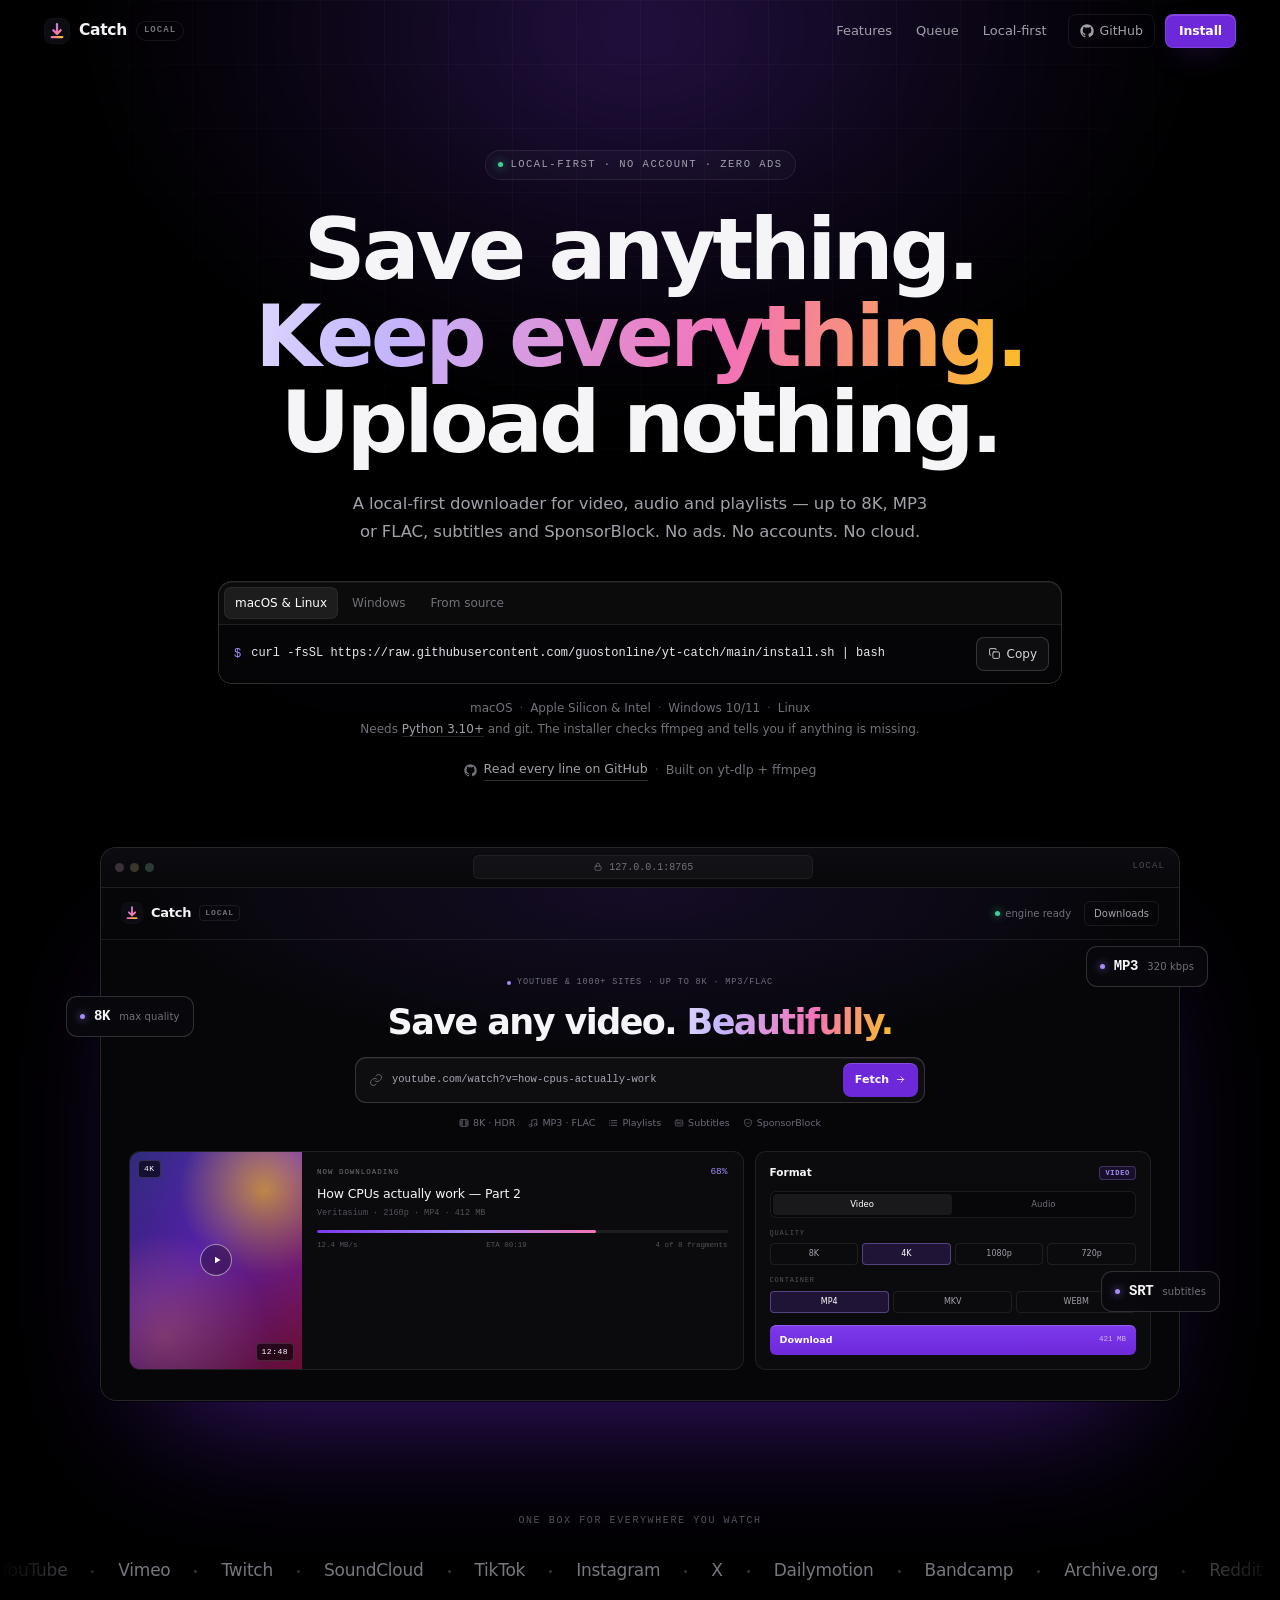
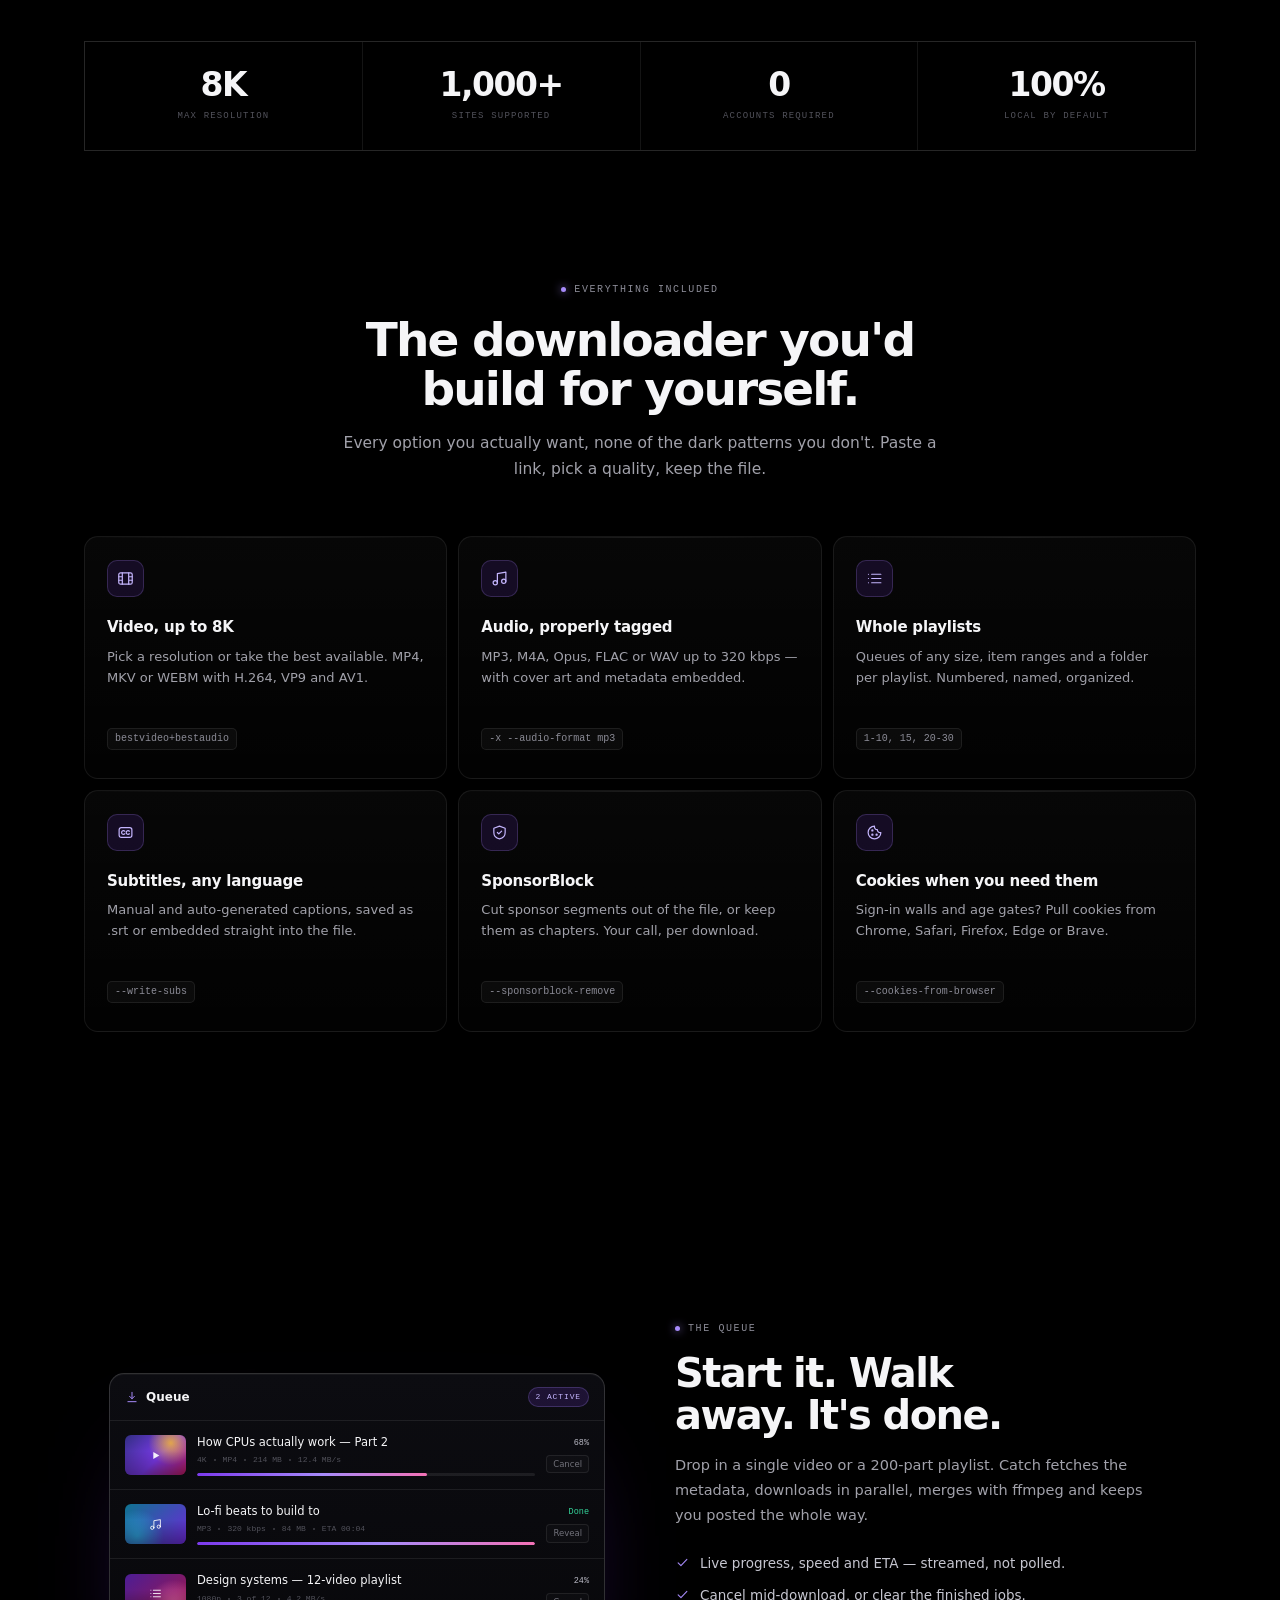
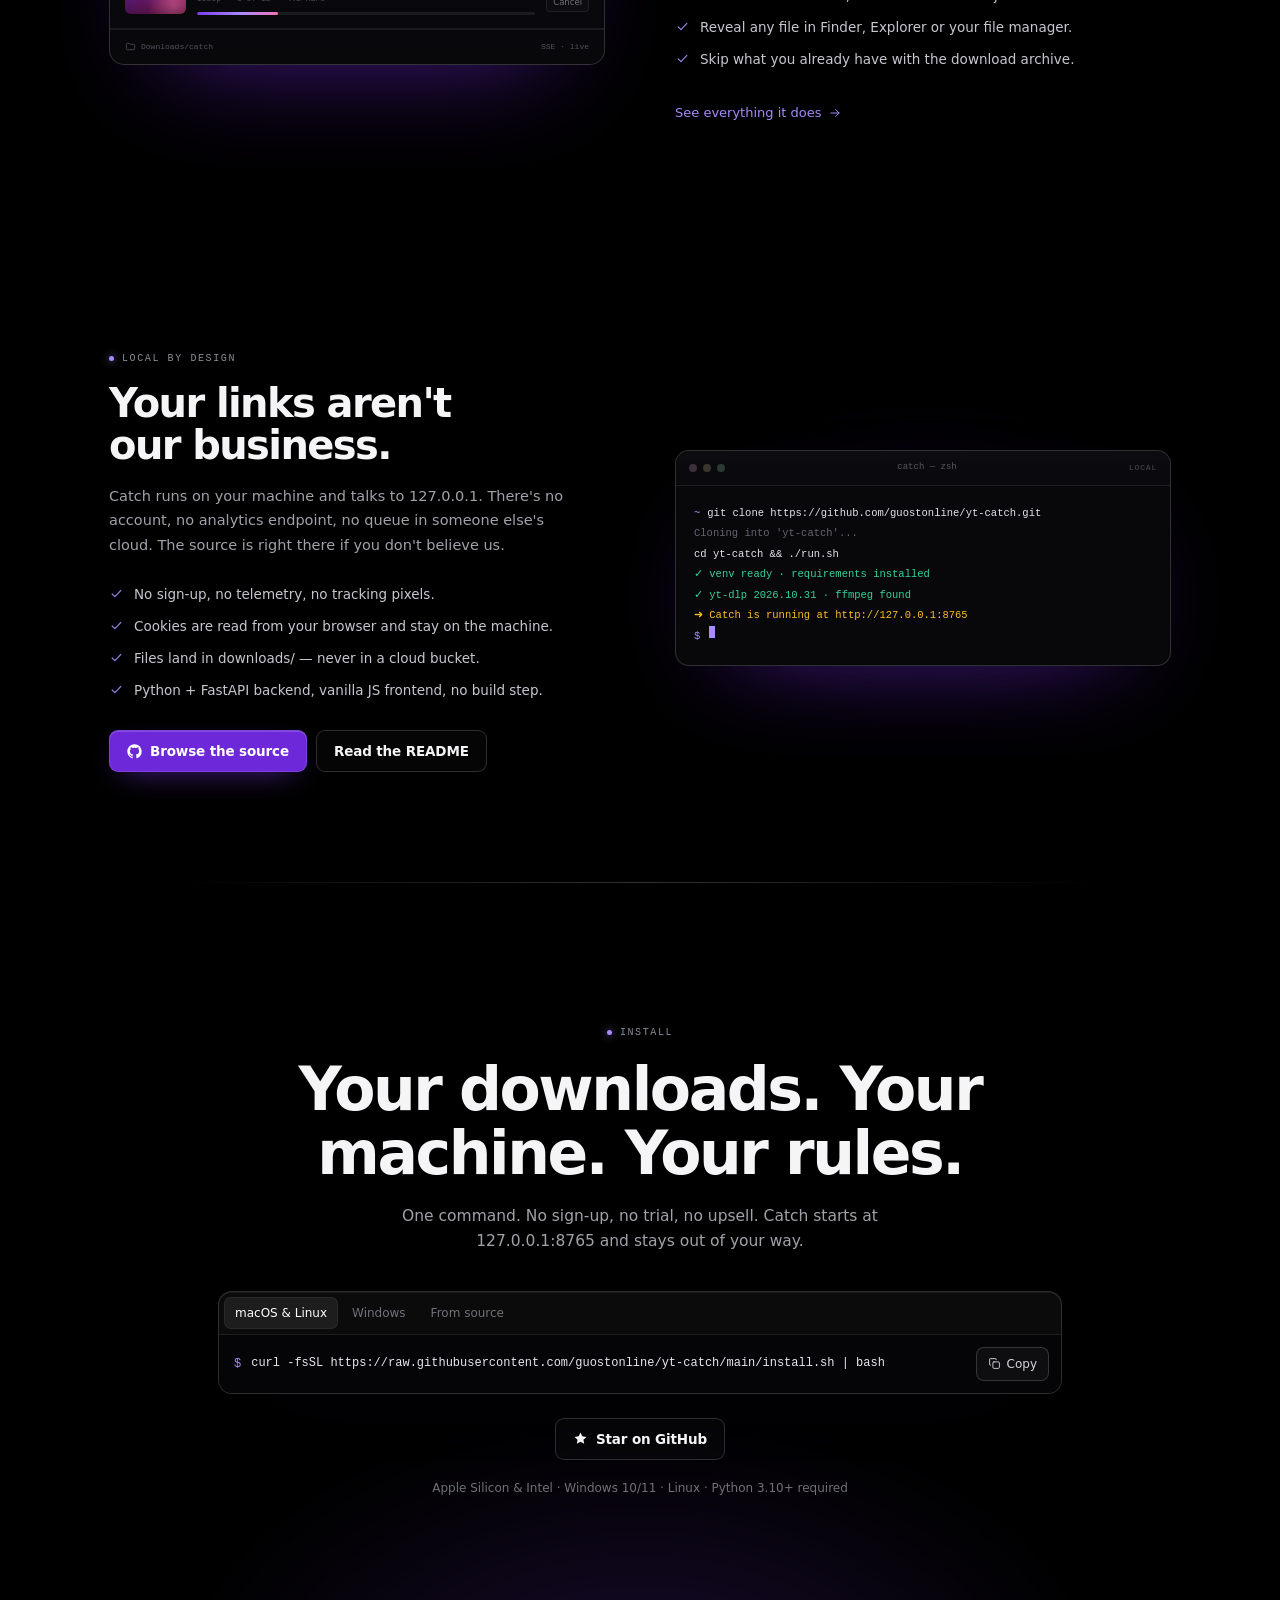
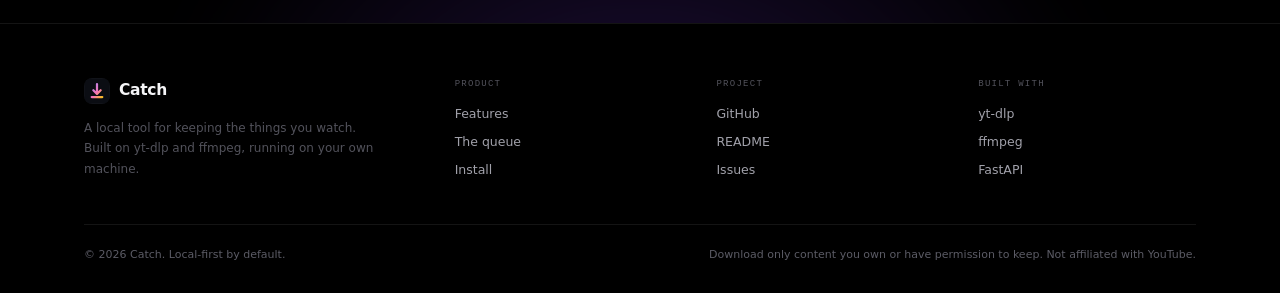
<file: landing/index.html>
<!doctype html>
<html lang="en">
<head>
  <meta charset="utf-8" />
  <meta name="viewport" content="width=device-width, initial-scale=1, viewport-fit=cover" />
  <title>Catch — Save anything. Keep everything. Upload nothing.</title>
  <meta name="description" content="Catch is a local-first video and audio downloader for YouTube and 1,000+ sites. Up to 8K, MP3 or FLAC, playlists, subtitles and SponsorBlock. No ads, no accounts, no cloud." />
  <meta name="theme-color" content="#000000" />
  <meta name="color-scheme" content="dark" />
  <meta property="og:type" content="website" />
  <meta property="og:title" content="Catch — Save anything. Keep everything. Upload nothing." />
  <meta property="og:description" content="A local-first downloader for video, audio and playlists. Up to 8K, MP3 or FLAC, subtitles and SponsorBlock. No ads. No accounts. No cloud." />
  <meta name="twitter:card" content="summary" />
  <link rel="icon" href="data:image/svg+xml,%3Csvg xmlns='http://www.w3.org/2000/svg' viewBox='0 0 64 64'%3E%3Cdefs%3E%3ClinearGradient id='g' x1='0' y1='0' x2='1' y2='1'%3E%3Cstop offset='0' stop-color='%23a78bfa'/%3E%3Cstop offset='.55' stop-color='%23f472b6'/%3E%3Cstop offset='1' stop-color='%23fbbf24'/%3E%3C/linearGradient%3E%3C/defs%3E%3Crect width='64' height='64' rx='16' fill='%230b0d13'/%3E%3Cpath d='M32 15v24m-9-9 9 9 9-9M19 47h26' stroke='url(%23g)' stroke-width='5.5' stroke-linecap='round' stroke-linejoin='round' fill='none'/%3E%3C/svg%3E" />
  <style>
    /* ======================================================================
       Catch — landing page
       Single file, no build step. Black canvas, violet accent, hairline rules.
       ====================================================================== */

    :root {
      --bg: #000;
      --fg: #f5f5f7;
      --muted: #a1a1aa;
      --dim: #71717a;
      --faint: #52525b;
      --line: rgba(255, 255, 255, .08);
      --line-strong: rgba(255, 255, 255, .16);
      --violet: #a78bfa;
      --violet-deep: #6d28d9;
      --pink: #f472b6;
      --amber: #fbbf24;
      --green: #34d399;
      --grad: linear-gradient(100deg, #ddd6fe 0%, #c4b5fd 18%, #f472b6 62%, #fbbf24 100%);
      --sans: -apple-system, BlinkMacSystemFont, "Inter", "Segoe UI", system-ui, Roboto, Helvetica, Arial, sans-serif;
      --mono: ui-monospace, "SF Mono", SFMono-Regular, Menlo, Consolas, "Liberation Mono", monospace;
      --ease: cubic-bezier(.22, .85, .28, 1);
      --radius: 14px;
    }

    *, *::before, *::after { box-sizing: border-box; }
    html { scroll-behavior: smooth; scroll-padding-top: 88px; }
    body {
      margin: 0;
      background: var(--bg);
      color: var(--fg);
      font-family: var(--sans);
      font-size: 16px;
      line-height: 1.5;
      -webkit-font-smoothing: antialiased;
      text-rendering: optimizeLegibility;
      overflow-x: hidden;
    }
    a { color: inherit; text-decoration: none; }
    button { font: inherit; color: inherit; background: none; border: 0; cursor: pointer; }
    h1, h2, h3, h4, p { margin: 0; }
    ul { margin: 0; padding: 0; list-style: none; }
    img, svg { display: block; }
    ::selection { background: rgba(167, 139, 250, .35); color: #fff; }
    :focus-visible { outline: 2px solid var(--violet); outline-offset: 3px; border-radius: 6px; }

    .container { width: 100%; max-width: 1160px; margin: 0 auto; padding: 0 24px; }
    .ic { width: 18px; height: 18px; fill: none; stroke: currentColor; stroke-width: 1.7; stroke-linecap: round; stroke-linejoin: round; }
    .sr-only {
      position: absolute; width: 1px; height: 1px; padding: 0; margin: -1px;
      overflow: hidden; clip: rect(0, 0, 0, 0); white-space: nowrap; border: 0;
    }
    .skip {
      position: fixed; top: 12px; left: 12px; z-index: 100;
      padding: 10px 14px; border-radius: 8px; background: #fff; color: #000;
      font-size: 13px; font-weight: 600; transform: translateY(-160%);
      transition: transform .2s var(--ease);
    }
    .skip:focus { transform: none; }

    /* ---------------------------------------------------------------- nav */
    .nav {
      position: fixed; inset: 0 0 auto; z-index: 50;
      border-bottom: 1px solid transparent;
      transition: background .25s ease, border-color .25s ease, backdrop-filter .25s ease;
    }
    .nav.is-scrolled {
      background: rgba(0, 0, 0, .72);
      border-bottom-color: var(--line);
      backdrop-filter: blur(16px) saturate(150%);
      -webkit-backdrop-filter: blur(16px) saturate(150%);
    }
    .nav-inner {
      max-width: 1240px; margin: 0 auto; padding: 14px 24px;
      display: flex; align-items: center; justify-content: space-between; gap: 24px;
    }
    .brand { display: inline-flex; align-items: center; gap: 9px; font-weight: 600; letter-spacing: -.02em; }
    .brand-mark { width: 26px; height: 26px; border-radius: 8px; flex: none; }
    .brand-name { font-size: 15.5px; }
    .brand-pill {
      font-family: var(--mono); font-size: 9px; letter-spacing: .12em; text-transform: uppercase;
      color: var(--dim); border: 1px solid var(--line); border-radius: 999px; padding: 2px 7px;
    }
    .nav-links { display: flex; align-items: center; gap: 2px; }
    .nav-link {
      padding: 0 11px; font-size: 13px; color: var(--muted);
      transition: color .18s ease;
    }
    .nav-link:hover { color: #fff; }
    .nav-gh {
      display: inline-flex; align-items: center; gap: 6px; height: 34px;
      padding: 0 11px; margin: 0 8px; font-size: 12.5px; color: var(--muted);
      border: 1px solid var(--line); border-radius: 8px;
      transition: color .18s ease, border-color .18s ease, background .18s ease;
    }
    .nav-gh:hover { color: #fff; border-color: var(--line-strong); background: rgba(255, 255, 255, .04); }
    .nav-gh .ic { width: 14px; height: 14px; }
    .btn {
      display: inline-flex; align-items: center; justify-content: center; gap: 8px;
      height: 42px; padding: 0 17px; border-radius: 9px;
      border: 1px solid transparent; font-size: 13.5px; font-weight: 600;
      white-space: nowrap; letter-spacing: -.01em;
      transition: transform .18s ease, background .18s ease, border-color .18s ease, color .18s ease;
    }
    .btn .ic { width: 15px; height: 15px; }
    .btn-primary {
      color: #fff; background: var(--violet-deep);
      border-color: rgba(255, 255, 255, .12);
      box-shadow: inset 0 1px 0 rgba(255, 255, 255, .16), 0 10px 30px -14px rgba(124, 58, 237, .9);
    }
    .btn-primary:hover { background: #7c3aed; transform: translateY(-1px); }
    .btn-ghost {
      color: var(--fg); background: rgba(255, 255, 255, .02); border-color: var(--line-strong);
    }
    .btn-ghost:hover { background: rgba(255, 255, 255, .06); border-color: rgba(255, 255, 255, .24); transform: translateY(-1px); }
    .btn-sm { height: 34px; padding: 0 13px; font-size: 12.5px; border-radius: 8px; }

    /* --------------------------------------------------------------- hero */
    .hero { position: relative; padding: 150px 0 40px; }
    .hero::before {
      content: ""; position: absolute; inset: 0; z-index: 0; pointer-events: none;
      background-image:
        linear-gradient(rgba(255, 255, 255, .032) 1px, transparent 1px),
        linear-gradient(90deg, rgba(255, 255, 255, .032) 1px, transparent 1px);
      background-size: 64px 64px;
      -webkit-mask-image: radial-gradient(ellipse 78% 58% at 50% 0%, #000 18%, transparent 72%);
      mask-image: radial-gradient(ellipse 78% 58% at 50% 0%, #000 18%, transparent 72%);
    }
    .hero-glow {
      position: absolute; z-index: 0; top: -360px; left: 50%; width: 1150px; height: 780px;
      transform: translateX(-50%); pointer-events: none;
      background: radial-gradient(ellipse at center, rgba(124, 58, 237, .28) 0%, rgba(124, 58, 237, .10) 38%, transparent 68%);
      filter: blur(40px);
    }
    .hero-inner { position: relative; z-index: 1; text-align: center; }
    .eyebrow {
      display: inline-flex; align-items: center; gap: 8px;
      padding: 6px 12px; border: 1px solid var(--line); border-radius: 999px;
      background: rgba(255, 255, 255, .025);
      font-family: var(--mono); font-size: 10.5px; letter-spacing: .14em; text-transform: uppercase; color: var(--muted);
    }
    .eyebrow-dot {
      width: 5px; height: 5px; border-radius: 50%; background: var(--green);
      box-shadow: 0 0 10px rgba(52, 211, 153, .9);
      animation: pulse 2.6s ease-in-out infinite;
    }
    @keyframes pulse { 0%, 100% { opacity: 1; } 50% { opacity: .45; } }
    .hero-title {
      margin: 26px auto 24px; max-width: 16ch;
      font-size: clamp(43px, 7.6vw, 86px); font-weight: 600; line-height: 1.01;
      letter-spacing: -.045em; text-wrap: balance;
    }
    .grad {
      background: var(--grad);
      -webkit-background-clip: text; background-clip: text;
      -webkit-text-fill-color: transparent; color: transparent;
    }
    .hero-sub {
      max-width: 660px; margin: 0 auto 36px;
      color: var(--muted); font-size: 16.5px; line-height: 1.65; letter-spacing: -.005em;
      text-wrap: balance;
    }
    .hero-alt {
      margin-top: 20px; font-size: 12.5px; color: var(--dim);
      display: flex; align-items: center; justify-content: center; gap: 7px; flex-wrap: wrap;
    }
    .hero-alt a { color: var(--muted); border-bottom: 1px solid rgba(255, 255, 255, .18); padding-bottom: 1px; }
    .hero-alt a:hover { color: #fff; border-color: rgba(255, 255, 255, .45); }
    .hero-alt .ic { width: 13px; height: 13px; }
    .dot-sep { color: #3f3f46; }

    /* ----------------------------------------------------------- installer */
    .installer {
      width: 100%; max-width: 844px; margin: 0 auto; text-align: left;
      border: 1px solid var(--line-strong); border-radius: var(--radius);
      background: rgba(255, 255, 255, .022);
      box-shadow: 0 30px 80px -50px rgba(109, 40, 217, .55), inset 0 1px 0 rgba(255, 255, 255, .05);
      overflow: hidden;
      scroll-margin-top: 96px;
    }
    .installer-tabs {
      display: flex; align-items: center; gap: 3px;
      padding: 5px; border-bottom: 1px solid var(--line);
      background: rgba(255, 255, 255, .018);
    }
    .itab {
      padding: 7px 11px; border-radius: 7px;
      font-size: 12px; font-weight: 500; color: var(--dim); white-space: nowrap;
      transition: color .16s ease, background .16s ease;
    }
    .itab:hover { color: var(--fg); }
    .itab.is-active {
      color: #fff; background: rgba(255, 255, 255, .075);
      box-shadow: inset 0 0 0 1px rgba(255, 255, 255, .06);
    }
    .installer-body {
      display: flex; align-items: center; gap: 10px;
      padding: 12px 12px 12px 15px; background: #050507;
    }
    .prompt {
      flex: none; font-family: var(--mono); font-size: 12px; color: var(--violet);
      user-select: none;
    }
    .cmd-text {
      flex: 1; min-width: 0;
      font-family: var(--mono); font-size: 12px; line-height: 1.6; color: #e7e7ee;
      white-space: pre; overflow-x: auto; scrollbar-width: none;
    }
    .cmd-text::-webkit-scrollbar { display: none; }
    .copy-btn {
      flex: none; display: inline-flex; align-items: center; gap: 6px;
      height: 34px; padding: 0 11px; border-radius: 8px;
      border: 1px solid var(--line-strong); background: rgba(255, 255, 255, .04);
      font-size: 12px; font-weight: 500; color: #d4d4dc;
      transition: background .16s ease, border-color .16s ease, color .16s ease;
    }
    .copy-btn:hover { background: rgba(255, 255, 255, .08); color: #fff; }
    .copy-btn .ic { width: 13px; height: 13px; }
    .copy-btn.is-copied { color: var(--green); border-color: rgba(52, 211, 153, .45); background: rgba(52, 211, 153, .07); }
    .fineprint {
      margin: 14px auto 0; max-width: 780px;
      font-size: 12px; line-height: 1.75; color: var(--dim);
    }
    .fineprint a { color: var(--muted); border-bottom: 1px solid rgba(255, 255, 255, .14); }
    .fineprint a:hover { color: #fff; }
    .fineprint .sep { color: #3f3f46; padding: 0 3px; }

    /* ----------------------------------------------------------- hero shot */
    .shot { position: relative; max-width: 1080px; margin: 66px auto 0; text-align: left; }
    .float-card {
      position: absolute; z-index: 3;
      display: flex; align-items: center; gap: 9px;
      padding: 9px 13px; border: 1px solid var(--line-strong); border-radius: 11px;
      background: rgba(9, 9, 13, .86); backdrop-filter: blur(14px); -webkit-backdrop-filter: blur(14px);
      box-shadow: 0 24px 50px -24px #000;
      animation: floaty 7s ease-in-out infinite;
    }
    .float-card b { font-family: var(--mono); font-size: 14px; font-weight: 600; letter-spacing: -.02em; }
    .float-card span { font-size: 10px; color: var(--dim); letter-spacing: .01em; }
    .float-card .fc-dot { width: 5px; height: 5px; border-radius: 50%; background: var(--violet); box-shadow: 0 0 8px var(--violet); }
    .f-a { left: -34px; top: 27%; animation-delay: -1s; }
    .f-b { right: -28px; top: 18%; animation-delay: -3.4s; }
    .f-c { right: -40px; bottom: 16%; animation-delay: -5.2s; }
    @keyframes floaty {
      0%, 100% { transform: translateY(0) rotate(-1.2deg); }
      50% { transform: translateY(-8px) rotate(.4deg); }
    }
    .window {
      border: 1px solid rgba(255, 255, 255, .13); border-radius: 16px; overflow: hidden;
      background: #07070a;
      box-shadow:
        0 0 0 1px rgba(0, 0, 0, .7),
        0 70px 130px -60px rgba(109, 40, 217, .55),
        0 40px 80px -40px rgba(0, 0, 0, .95);
    }
    .window-bar {
      display: flex; align-items: center; gap: 12px;
      height: 40px; padding: 0 14px;
      border-bottom: 1px solid var(--line);
      background: linear-gradient(180deg, #0c0c11, #08080b);
    }
    .window-dots { display: flex; gap: 6px; flex: none; }
    .window-dots i { width: 9px; height: 9px; border-radius: 50%; background: #2b2b34; }
    .window-dots i:nth-child(1) { background: #3b2f3a; }
    .window-dots i:nth-child(2) { background: #3a362c; }
    .window-dots i:nth-child(3) { background: #2c3a33; }
    .window-addr {
      flex: 1; max-width: 340px; margin: 0 auto;
      display: flex; align-items: center; justify-content: center; gap: 6px;
      height: 24px; border-radius: 6px;
      border: 1px solid rgba(255, 255, 255, .055); background: rgba(255, 255, 255, .035);
      font-family: var(--mono); font-size: 10px; color: var(--dim);
    }
    .window-addr .ic { width: 10px; height: 10px; }
    .window-mode {
      flex: none; font-family: var(--mono); font-size: 9px; letter-spacing: .12em;
      text-transform: uppercase; color: #4b4b55;
    }
    .app {
      background:
        radial-gradient(ellipse 75% 52% at 50% 0%, rgba(124, 58, 237, .13), transparent 62%),
        #060609;
    }
    .app-nav {
      display: flex; align-items: center; justify-content: space-between; gap: 16px;
      height: 52px; padding: 0 20px; border-bottom: 1px solid var(--line);
    }
    .app-brand { display: flex; align-items: center; gap: 8px; font-size: 13px; font-weight: 600; letter-spacing: -.02em; }
    .app-brand .brand-mark { width: 22px; height: 22px; border-radius: 7px; }
    .app-brand em {
      font-style: normal; font-family: var(--mono); font-size: 8px; letter-spacing: .12em;
      text-transform: uppercase; color: var(--dim);
      border: 1px solid var(--line); border-radius: 4px; padding: 1px 5px;
    }
    .app-nav-right { display: flex; align-items: center; gap: 13px; }
    .app-engine { display: flex; align-items: center; gap: 5px; font-size: 10px; color: var(--dim); }
    .app-engine i { width: 5px; height: 5px; border-radius: 50%; background: var(--green); box-shadow: 0 0 8px rgba(52, 211, 153, .9); }
    .app-ghost {
      border: 1px solid var(--line); border-radius: 6px; padding: 4px 9px;
      font-size: 10px; color: var(--muted);
    }
    .app-main { padding: 28px 28px 30px; }
    .app-head { text-align: center; }
    .app-eyebrow {
      display: inline-flex; align-items: center; gap: 6px;
      font-family: var(--mono); font-size: 8.5px; letter-spacing: .1em; text-transform: uppercase; color: var(--dim);
    }
    .app-eyebrow i { width: 4px; height: 4px; border-radius: 50%; background: var(--violet); }
    .app-head h3 {
      margin: 12px 0 17px; font-size: clamp(23px, 3.1vw, 35px); font-weight: 600;
      line-height: 1.04; letter-spacing: -.045em;
    }
    .app-url {
      display: flex; align-items: center; gap: 9px;
      max-width: 570px; margin: 0 auto; height: 46px; padding: 0 6px 0 13px;
      border: 1px solid var(--line-strong); border-radius: 11px;
      background: rgba(255, 255, 255, .035);
      box-shadow: inset 0 1px 0 rgba(255, 255, 255, .05);
    }
    .app-url > .ic { width: 14px; height: 14px; color: #64646f; flex: none; }
    .app-link {
      flex: 1; min-width: 0; text-align: left;
      font-family: var(--mono); font-size: 10.5px; color: #a9a9b6;
      white-space: nowrap; overflow: hidden; text-overflow: ellipsis;
    }
    .app-fetch {
      display: inline-flex; align-items: center; gap: 6px; flex: none;
      height: 34px; padding: 0 12px; border-radius: 8px;
      background: var(--violet-deep); color: #fff;
      font-size: 11px; font-weight: 600;
      box-shadow: inset 0 1px 0 rgba(255, 255, 255, .18);
    }
    .app-fetch .ic { width: 11px; height: 11px; }
    .app-chips {
      display: flex; flex-wrap: wrap; justify-content: center; gap: 13px;
      margin-top: 13px; font-size: 9.5px; color: #6b6b78;
    }
    .app-chips span { display: inline-flex; align-items: center; gap: 4px; }
    .app-chips .ic { width: 10px; height: 10px; }
    .app-cols { display: grid; grid-template-columns: 1.55fr 1fr; gap: 11px; margin-top: 21px; text-align: left; }
    .app-card {
      border: 1px solid var(--line); border-radius: 11px; overflow: hidden;
      background: rgba(255, 255, 255, .022);
    }
    .app-now { display: flex; min-width: 0; }
    .app-thumb {
      position: relative; flex: none; width: 172px;
      background:
        radial-gradient(circle at 78% 18%, rgba(251, 191, 36, .75), transparent 38%),
        radial-gradient(circle at 20% 85%, rgba(244, 114, 182, .7), transparent 45%),
        linear-gradient(135deg, #312e81 0%, #6d28d9 45%, #be185d 100%);
    }
    .app-thumb::after {
      content: ""; position: absolute; inset: 0;
      background: linear-gradient(180deg, rgba(0, 0, 0, .05), rgba(0, 0, 0, .45));
    }
    .app-thumb-badge, .app-thumb-dur {
      position: absolute; z-index: 2;
      font-family: var(--mono); font-size: 8px; letter-spacing: .06em;
      background: rgba(0, 0, 0, .62); border: 1px solid rgba(255, 255, 255, .14);
      border-radius: 4px; padding: 2px 5px; color: #fff;
    }
    .app-thumb-badge { top: 8px; left: 8px; }
    .app-thumb-dur { bottom: 8px; right: 8px; }
    .app-play {
      position: absolute; z-index: 2; inset: 0; margin: auto;
      width: 32px; height: 32px; border-radius: 50%;
      display: grid; place-items: center;
      border: 1px solid rgba(255, 255, 255, .5); background: rgba(0, 0, 0, .28);
      backdrop-filter: blur(4px);
    }
    .app-play .ic { width: 12px; height: 12px; color: #fff; margin-left: 1px; }
    .app-now-body { flex: 1; min-width: 0; padding: 13px 15px 12px; }
    .app-now-top { display: flex; align-items: center; justify-content: space-between; gap: 12px; }
    .app-label { font-family: var(--mono); font-size: 7.5px; letter-spacing: .13em; text-transform: uppercase; color: var(--dim); }
    .app-pct { font-family: var(--mono); font-size: 9.5px; color: var(--violet); }
    .app-now h4 {
      margin: 6px 0 3px; font-size: 12.5px; font-weight: 500; letter-spacing: -.01em;
      white-space: nowrap; overflow: hidden; text-overflow: ellipsis;
    }
    .app-meta { font-family: var(--mono); font-size: 8.5px; color: var(--faint); white-space: nowrap; overflow: hidden; text-overflow: ellipsis; }
    .app-bar { height: 3px; border-radius: 3px; background: rgba(255, 255, 255, .08); margin: 10px 0 7px; overflow: hidden; }
    .app-bar i { display: block; height: 100%; border-radius: 3px; background: linear-gradient(90deg, #7c3aed, #a78bfa 55%, #f472b6); }
    .app-stats { display: flex; justify-content: space-between; gap: 8px; font-family: var(--mono); font-size: 7.5px; color: var(--faint); }
    .app-side { padding: 13px 14px 14px; }
    .app-side-head {
      display: flex; align-items: center; justify-content: space-between; gap: 10px;
      font-size: 10.5px; font-weight: 600; margin-bottom: 10px;
    }
    .app-tag {
      font-family: var(--mono); font-size: 7px; letter-spacing: .1em; text-transform: uppercase;
      color: var(--violet); border: 1px solid rgba(167, 139, 250, .28); background: rgba(124, 58, 237, .12);
      border-radius: 4px; padding: 1px 5px;
    }
    .app-seg {
      display: grid; grid-template-columns: 1fr 1fr; gap: 2px;
      padding: 2px; border: 1px solid var(--line); border-radius: 6px; background: rgba(0, 0, 0, .3);
    }
    .app-seg span { text-align: center; font-size: 8.5px; color: var(--dim); padding: 4px 0; border-radius: 4px; }
    .app-seg .on { background: rgba(255, 255, 255, .075); color: #fff; }
    .app-side-label {
      font-family: var(--mono); font-size: 7px; letter-spacing: .12em; text-transform: uppercase;
      color: var(--faint); margin: 10px 0 5px;
    }
    .app-picks { display: flex; gap: 4px; }
    .app-picks span {
      flex: 1; text-align: center; font-size: 8px; color: var(--muted);
      border: 1px solid var(--line); border-radius: 4px; padding: 4px 0;
    }
    .app-picks .on { color: #fff; border-color: rgba(167, 139, 250, .4); background: rgba(124, 58, 237, .18); }
    .app-dl {
      display: flex; align-items: center; justify-content: space-between; gap: 8px;
      margin-top: 12px; height: 30px; padding: 0 10px; border-radius: 6px;
      background: linear-gradient(180deg, #7c3aed, #6d28d9); color: #fff;
      font-size: 9.5px; font-weight: 600;
      box-shadow: inset 0 1px 0 rgba(255, 255, 255, .18);
    }
    .app-dl span { font-family: var(--mono); font-size: 7.5px; font-weight: 400; color: rgba(255, 255, 255, .65); }

    /* --------------------------------------------------------------- proof */
    .proof { padding: 72px 0 0; }
    .proof-label {
      text-align: center; font-family: var(--mono); font-size: 10px; letter-spacing: .16em;
      text-transform: uppercase; color: var(--faint); margin-bottom: 26px;
    }
    .marquee {
      overflow: hidden; padding: 4px 0;
      -webkit-mask-image: linear-gradient(90deg, transparent, #000 10%, #000 90%, transparent);
      mask-image: linear-gradient(90deg, transparent, #000 10%, #000 90%, transparent);
    }
    .marquee-track { display: flex; width: max-content; animation: marquee 46s linear infinite; }
    .marquee:hover .marquee-track { animation-play-state: paused; }
    .marquee-group { display: flex; align-items: center; gap: 24px; padding-right: 24px; }
    .site {
      font-size: 17px; font-weight: 500; letter-spacing: -.015em;
      color: #77777f; white-space: nowrap; transition: color .2s ease;
    }
    .site:hover { color: #d4d4dc; }
    .site::after { content: ""; display: inline-block; width: 3px; height: 3px; border-radius: 50%; background: #33333a; margin-left: 24px; vertical-align: 3px; }
    @keyframes marquee { to { transform: translateX(-50%); } }
    .stats {
      display: grid; grid-template-columns: repeat(4, 1fr); gap: 1px;
      margin-top: 54px; border: 1px solid var(--line); background: var(--line);
    }
    .stat { background: #000; padding: 26px 20px; text-align: center; }
    .stat b { display: block; font-size: clamp(24px, 3vw, 33px); font-weight: 600; letter-spacing: -.045em; line-height: 1; }
    .stat span {
      display: block; margin-top: 9px;
      font-family: var(--mono); font-size: 9px; letter-spacing: .13em; text-transform: uppercase; color: var(--faint);
    }

    /* ------------------------------------------------------------- section */
    .section { position: relative; padding: 124px 0; }
    .sec-head { max-width: 760px; margin: 0 auto 54px; text-align: center; }
    .label {
      display: inline-flex; align-items: center; gap: 8px;
      font-family: var(--mono); font-size: 10px; letter-spacing: .16em; text-transform: uppercase;
      color: #8b8b96; margin-bottom: 18px;
    }
    .label i { width: 5px; height: 5px; border-radius: 50%; background: var(--violet); box-shadow: 0 0 9px rgba(167, 139, 250, .9); }
    .h2 {
      font-size: clamp(30px, 4.2vw, 47px); font-weight: 600; line-height: 1.06;
      letter-spacing: -.04em; margin-bottom: 17px; text-wrap: balance;
    }
    .sec-sub { max-width: 610px; margin: 0 auto; color: var(--muted); font-size: 15.5px; line-height: 1.65; }

    /* ------------------------------------------------------------- features */
    .feature-grid { display: grid; grid-template-columns: repeat(3, 1fr); gap: 11px; }
    .tile {
      position: relative; overflow: hidden;
      padding: 23px 22px 21px; border: 1px solid var(--line); border-radius: var(--radius);
      background: linear-gradient(180deg, rgba(255, 255, 255, .028), rgba(255, 255, 255, .006));
      transition: transform .25s var(--ease), border-color .25s ease, background .25s ease;
    }
    .tile::before {
      content: ""; position: absolute; inset: 0 0 auto; height: 1px;
      background: linear-gradient(90deg, transparent, rgba(255, 255, 255, .18), transparent);
      opacity: .5;
    }
    .tile:hover { transform: translateY(-3px); border-color: var(--line-strong); background: linear-gradient(180deg, rgba(255, 255, 255, .045), rgba(255, 255, 255, .01)); }
    .tile-icon {
      width: 37px; height: 37px; border-radius: 10px; display: grid; place-items: center;
      color: #c4b5fd; border: 1px solid rgba(167, 139, 250, .22); background: rgba(124, 58, 237, .13);
      margin-bottom: 19px;
    }
    .tile-icon .ic { width: 17px; height: 17px; }
    .tile h3 { font-size: 15px; font-weight: 600; letter-spacing: -.015em; margin-bottom: 7px; }
    .tile p { color: var(--muted); font-size: 13px; line-height: 1.62; margin-bottom: 19px; min-height: 63px; }
    .tag {
      display: inline-block; max-width: 100%;
      font-family: var(--mono); font-size: 10px; line-height: 1.2; color: #8b8b96;
      border: 1px solid var(--line); border-radius: 5px; background: rgba(255, 255, 255, .035);
      padding: 4px 7px; white-space: nowrap; overflow: hidden; text-overflow: ellipsis;
    }
    .feature-more {
      margin-top: 26px; text-align: center;
      font-size: 12.5px; line-height: 1.7; color: var(--faint);
    }
    .feature-more b { color: var(--dim); font-weight: 500; }

    /* ----------------------------------------------------------- split rows */
    .split { padding: 110px 0; }
    .split-inner {
      max-width: 1110px; margin: 0 auto; padding: 0 24px;
      display: grid; grid-template-columns: 1fr 1fr; gap: 70px; align-items: center;
    }
    .split-copy .label { margin-bottom: 16px; }
    .split-copy .h2 { font-size: clamp(28px, 3.6vw, 40px); }
    .split-copy > p { color: var(--muted); font-size: 14.5px; line-height: 1.7; max-width: 480px; }
    .checklist { display: grid; gap: 11px; margin: 26px 0 30px; }
    .checklist li { display: flex; gap: 10px; align-items: flex-start; font-size: 13.5px; line-height: 1.55; color: #c6c6d0; }
    .checklist .ic { width: 15px; height: 15px; flex: none; margin-top: 2px; color: var(--violet); }
    .actions { display: flex; align-items: center; gap: 9px; flex-wrap: wrap; }
    .text-link {
      display: inline-flex; align-items: center; gap: 6px;
      font-size: 13px; font-weight: 500; color: var(--violet);
    }
    .text-link .ic { width: 14px; height: 14px; transition: transform .2s ease; }
    .text-link:hover .ic { transform: translateX(3px); }
    .text-link:hover { color: #c4b5fd; }

    /* ---------------------------------------------------------------- panel */
    .panel {
      border: 1px solid var(--line-strong); border-radius: 15px; overflow: hidden;
      background: linear-gradient(180deg, #0c0c11, #08080b);
      box-shadow: 0 50px 110px -60px rgba(109, 40, 217, .7), inset 0 1px 0 rgba(255, 255, 255, .04);
    }
    .panel-head {
      display: flex; align-items: center; justify-content: space-between; gap: 12px;
      padding: 13px 15px; border-bottom: 1px solid var(--line);
    }
    .panel-title { display: flex; align-items: center; gap: 7px; font-size: 12px; font-weight: 600; }
    .panel-title .ic { width: 14px; height: 14px; color: var(--violet); }
    .pill {
      font-family: var(--mono); font-size: 8px; letter-spacing: .11em; text-transform: uppercase;
      color: #c4b5fd; background: rgba(124, 58, 237, .16); border: 1px solid rgba(167, 139, 250, .24);
      border-radius: 999px; padding: 3px 7px;
    }
    .qrow { display: flex; align-items: center; gap: 11px; padding: 13px 15px; border-bottom: 1px solid var(--line); }
    .qrow:last-child { border-bottom: 0; }
    .qthumb {
      position: relative; flex: none; width: 61px; height: 40px; border-radius: 6px; overflow: hidden;
      display: grid; place-items: center;
    }
    .qthumb::after { content: ""; position: absolute; inset: 0; background: linear-gradient(180deg, transparent 40%, rgba(0, 0, 0, .35)); }
    .qthumb .ic { position: relative; z-index: 1; width: 13px; height: 13px; color: rgba(255, 255, 255, .92); }
    .qt-1 { background: radial-gradient(circle at 75% 20%, rgba(251, 191, 36, .8), transparent 40%), linear-gradient(135deg, #312e81, #7c3aed 55%, #be185d); }
    .qt-2 { background: radial-gradient(circle at 20% 80%, rgba(34, 211, 238, .55), transparent 45%), linear-gradient(135deg, #0e7490, #6d28d9); }
    .qt-3 { background: radial-gradient(circle at 80% 80%, rgba(244, 114, 182, .7), transparent 45%), linear-gradient(135deg, #4c1d95, #9d174d); }
    .qbody { flex: 1; min-width: 0; }
    .qtitle { font-size: 11.5px; font-weight: 500; white-space: nowrap; overflow: hidden; text-overflow: ellipsis; }
    .qmeta { display: flex; align-items: center; gap: 7px; margin-top: 3px; font-family: var(--mono); font-size: 8px; color: var(--faint); }
    .qmeta i { width: 2px; height: 2px; border-radius: 50%; background: #3f3f46; }
    .qbar { height: 3px; border-radius: 3px; background: rgba(255, 255, 255, .08); margin-top: 7px; overflow: hidden; }
    .qbar i { display: block; height: 100%; border-radius: 3px; background: linear-gradient(90deg, #7c3aed, #a78bfa 55%, #f472b6); }
    .qend { flex: none; display: flex; flex-direction: column; align-items: flex-end; gap: 5px; }
    .qpct { font-family: var(--mono); font-size: 8.5px; color: #b9b9c4; }
    .qpct.done { color: var(--green); }
    .qbtn {
      font-size: 8.5px; color: var(--dim); border: 1px solid var(--line);
      border-radius: 4px; padding: 2px 6px; background: rgba(255, 255, 255, .02);
    }
    .qfoot {
      display: flex; align-items: center; justify-content: space-between; gap: 12px;
      padding: 11px 15px; border-top: 1px solid var(--line);
      font-family: var(--mono); font-size: 8px; color: var(--faint);
    }
    .qfoot span { display: inline-flex; align-items: center; gap: 5px; }
    .qfoot .ic { width: 11px; height: 11px; }

    /* ------------------------------------------------------------- terminal */
    .term-wrap { position: relative; }
    .term-wrap::before {
      content: ""; position: absolute; inset: 8% 2% -6%; z-index: -1;
      background: radial-gradient(ellipse at center, rgba(124, 58, 237, .30), transparent 68%);
      filter: blur(55px); pointer-events: none;
    }
    .term {
      border: 1px solid var(--line-strong); border-radius: 14px; overflow: hidden;
      background: #08080b;
      box-shadow: 0 40px 100px -50px rgba(109, 40, 217, .55), inset 0 1px 0 rgba(255, 255, 255, .04);
    }
    .term-head {
      display: flex; align-items: center; gap: 8px;
      padding: 10px 13px; border-bottom: 1px solid var(--line);
      background: linear-gradient(180deg, #0c0c11, #09090c);
    }
    .term-head .window-dots i { width: 8px; height: 8px; }
    .term-title { flex: 1; text-align: center; font-family: var(--mono); font-size: 9px; color: #55555f; }
    .term-tag { font-family: var(--mono); font-size: 8px; color: #4b4b55; letter-spacing: .1em; text-transform: uppercase; }
    .term-body { padding: 17px 18px 19px; font-family: var(--mono); font-size: 10.5px; line-height: 1.95; }
    .term-line { display: flex; gap: 7px; white-space: nowrap; overflow-x: auto; scrollbar-width: none; }
    .term-line::-webkit-scrollbar { display: none; }
    .term-prompt { color: var(--violet); user-select: none; }
    .term-cmd { color: #e4e4ec; }
    .term-out { color: #64646f; }
    .term-ok { color: var(--green); }
    .term-ok::before { content: "✓ "; color: var(--green); }
    .term-amber { color: var(--amber); }
    .term-caret {
      display: inline-block; width: 6px; height: 12px; margin-left: 2px;
      background: var(--violet); vertical-align: -2px;
      animation: blink 1.1s steps(1) infinite;
    }
    @keyframes blink { 0%, 49% { opacity: 1; } 50%, 100% { opacity: 0; } }

    /* ----------------------------------------------------------------- cta */
    .cta { position: relative; padding: 136px 0 124px; text-align: center; overflow: hidden; }
    .cta::before {
      content: ""; position: absolute; top: 0; left: 50%; transform: translateX(-50%);
      width: min(920px, 82%); height: 1px;
      background: linear-gradient(90deg, transparent, rgba(255, 255, 255, .2), transparent);
    }
    .cta-glow {
      position: absolute; left: 50%; bottom: -420px; transform: translateX(-50%);
      width: 1000px; height: 640px; pointer-events: none;
      background: radial-gradient(ellipse at center, rgba(124, 58, 237, .22), transparent 66%);
      filter: blur(40px);
    }
    .cta-inner { position: relative; z-index: 1; }
    .cta .h2 { font-size: clamp(34px, 5.4vw, 60px); max-width: 800px; margin: 0 auto 18px; }
    .cta-sub { max-width: 580px; margin: 0 auto; color: var(--muted); font-size: 15.5px; line-height: 1.65; }
    .cta .installer { margin-top: 36px; }
    .cta-actions { margin-top: 24px; display: flex; align-items: center; justify-content: center; gap: 10px; flex-wrap: wrap; }
    .cta .fineprint { margin-top: 18px; }

    /* -------------------------------------------------------------- footer */
    .footer { border-top: 1px solid var(--line); padding: 54px 0 30px; }
    .footer-top { display: grid; grid-template-columns: 1.5fr 1fr 1fr 1fr; gap: 44px; }
    .footer-brand .brand { margin-bottom: 14px; }
    .footer-brand p { max-width: 290px; color: var(--faint); font-size: 12px; line-height: 1.7; }
    .footer h4 {
      font-family: var(--mono); font-size: 9px; letter-spacing: .14em; text-transform: uppercase;
      color: var(--faint); font-weight: 500; margin-bottom: 14px;
    }
    .footer-links { display: grid; gap: 9px; }
    .footer-links a { font-size: 12.5px; color: var(--muted); transition: color .16s ease; }
    .footer-links a:hover { color: #fff; }
    .footer-bottom {
      display: flex; align-items: flex-start; justify-content: space-between; gap: 24px;
      margin-top: 44px; padding-top: 21px; border-top: 1px solid var(--line);
      font-size: 11px; line-height: 1.6; color: #5b5b65;
    }
    .footer-bottom p { max-width: 560px; text-align: right; }

    /* --------------------------------------------------------------- toast */
    .toast {
      position: fixed; left: 50%; bottom: 24px; z-index: 100;
      display: flex; align-items: center; gap: 8px;
      padding: 10px 15px; border-radius: 999px;
      border: 1px solid var(--line-strong); background: rgba(18, 18, 24, .95);
      box-shadow: 0 24px 60px -12px #000;
      font-size: 12.5px; color: #e9e9f0; white-space: nowrap;
      opacity: 0; pointer-events: none; transform: translate(-50%, 16px);
      transition: opacity .22s ease, transform .22s ease;
      backdrop-filter: blur(12px); -webkit-backdrop-filter: blur(12px);
    }
    .toast.show { opacity: 1; transform: translate(-50%, 0); }
    .toast .ic { width: 14px; height: 14px; color: var(--green); }

    /* -------------------------------------------------------------- reveal */
    [data-reveal] {
      opacity: 0; transform: translateY(16px);
      transition: opacity .75s var(--ease), transform .75s var(--ease);
      transition-delay: var(--d, 0s);
    }
    [data-reveal].is-in { opacity: 1; transform: none; }

    /* ------------------------------------------------------------ responsive */
    @media (max-width: 1220px) {
      .float-card { display: none; }
    }
    @media (max-width: 980px) {
      .section { padding: 100px 0; }
      .split { padding: 92px 0; }
      .split-inner { gap: 46px; }
      .feature-grid { grid-template-columns: repeat(2, 1fr); }
      .tile p { min-height: 0; }
      .footer-top { grid-template-columns: 1.4fr 1fr 1fr; }
      .footer-top .footer-brand { grid-column: 1 / -1; }
      .footer-brand p { max-width: 420px; }
    }
    @media (max-width: 900px) {
      .nav-link { display: none; }
      .installer-body { align-items: flex-start; }
      .cmd-text { white-space: pre-wrap; overflow-wrap: anywhere; line-height: 1.55; }
      .copy-btn { align-self: center; }
      .hero { padding-top: 126px; }
      .split-inner { grid-template-columns: 1fr; gap: 38px; }
      .split-copy { order: 1; }
      .split-visual { order: 2; }
      .split-copy > p { max-width: 620px; }
      .checklist { margin: 22px 0 26px; }
      .app-cols { grid-template-columns: 1.5fr 1fr; }
    }
    @media (max-width: 720px) {
      .hero { padding-top: 118px; }
      .hero-title { margin-top: 22px; }
      .hero-sub { font-size: 15.5px; }
      .stats { grid-template-columns: 1fr 1fr; }
      .stat { padding: 22px 14px; }
      .feature-grid { grid-template-columns: 1fr; }
      .tile p { min-height: 0; }
      .footer-top { grid-template-columns: 1fr 1fr; gap: 34px; }
      .footer-top .footer-brand { grid-column: 1 / -1; }
      .footer-bottom { flex-direction: column; gap: 10px; }
      .footer-bottom p { text-align: left; }
      .app-side { display: none; }
      .app-cols { grid-template-columns: 1fr; }
      .app-thumb { width: 150px; }
      .term-body { font-size: 9.5px; }
      .split { padding: 82px 0; }
      .cta { padding: 100px 0 96px; }
    }
    @media (max-width: 560px) {
      .container { padding: 0 18px; }
      .nav-inner { padding: 12px 18px; }
      .brand-pill { display: none; }
      .nav-gh { width: 34px; padding: 0; justify-content: center; margin: 0 4px; }
      .nav-gh span { display: none; }
      .hero { padding-top: 108px; }
      .hero-title { font-size: clamp(38px, 11.5vw, 54px); }
      .eyebrow { font-size: 9px; letter-spacing: .1em; }
      .installer-body { align-items: flex-start; padding: 11px 10px 11px 12px; }
      .cmd-text { white-space: pre-wrap; overflow-wrap: anywhere; font-size: 11px; line-height: 1.55; }
      .prompt { font-size: 11px; padding-top: 1px; }
      .copy-btn { height: 30px; padding: 0 9px; }
      .copy-btn span { display: none; }
      .copy-btn .ic { width: 14px; height: 14px; }
      .installer-tabs { gap: 1px; }
      .itab { font-size: 11px; padding: 7px 8px; }
      .fineprint { font-size: 11px; }
      .window-bar { gap: 8px; padding: 0 10px; }
      .window-addr { font-size: 9px; }
      .window-mode { display: none; }
      .app-main { padding: 22px 14px 20px; }
      .app-nav { padding: 0 12px; }
      .app-nav-right { gap: 8px; }
      .app-engine { display: none; }
      .app-head h3 { font-size: 24px; }
      .app-url { height: 42px; padding-left: 10px; }
      .app-link { font-size: 9px; }
      .app-fetch { height: 30px; padding: 0 9px; font-size: 10px; }
      .app-chips { display: none; }
      .app-cols { margin-top: 16px; }
      .app-now { flex-direction: column; }
      .app-thumb { width: 100%; height: 112px; }
      .app-now-body { padding: 12px 13px 11px; }
      .app-stats { font-size: 7px; }
      .proof { padding-top: 54px; }
      .stat b { font-size: 26px; }
      .section { padding: 82px 0; }
      .sec-head { margin-bottom: 38px; }
      .h2 { font-size: 30px; }
      .qrow { gap: 9px; padding: 12px 12px; }
      .qthumb { width: 52px; height: 35px; }
      .qbtn { display: none; }
      .panel-head, .qfoot { padding-left: 12px; padding-right: 12px; }
      .split { padding: 74px 0; }
      .split-inner { padding: 0 18px; }
      .footer-top { grid-template-columns: 1fr 1fr; gap: 30px 22px; }
      .toast { max-width: calc(100vw - 32px); white-space: normal; text-align: center; }
    }

    @media (prefers-reduced-motion: reduce) {
      html { scroll-behavior: auto; }
      *, *::before, *::after { animation-duration: .001ms !important; animation-iteration-count: 1 !important; transition-duration: .001ms !important; }
      [data-reveal] { opacity: 1; transform: none; }
      .marquee-track { animation: none; }
    }
  </style>
</head>
<body>
  <a class="skip" href="#main">Skip to content</a>

  <!-- icon sprite -->
  <svg width="0" height="0" aria-hidden="true" style="position:absolute;overflow:hidden">
    <defs>
      <linearGradient id="catchGrad" x1="0" y1="0" x2="1" y2="1">
        <stop offset="0" stop-color="#a78bfa"/>
        <stop offset=".55" stop-color="#f472b6"/>
        <stop offset="1" stop-color="#fbbf24"/>
      </linearGradient>
      <symbol id="logo" viewBox="0 0 64 64">
        <rect width="64" height="64" rx="16" fill="#0b0d13"/>
        <rect x=".5" y=".5" width="63" height="63" rx="15.5" fill="none" stroke="rgba(255,255,255,.09)"/>
        <path d="M32 15v24m-9-9 9 9 9-9M19 47h26" fill="none" stroke="url(#catchGrad)" stroke-width="5.5" stroke-linecap="round" stroke-linejoin="round"/>
      </symbol>
      <symbol id="i-github" viewBox="0 0 24 24">
        <path fill="currentColor" stroke="none" d="M12 .5C5.73.5.5 5.73.5 12c0 5.08 3.29 9.39 7.86 10.91.58.11.79-.25.79-.56v-2.2c-3.2.7-3.87-1.36-3.87-1.36-.53-1.34-1.29-1.7-1.29-1.7-1.05-.72.08-.7.08-.7 1.16.08 1.77 1.19 1.77 1.19 1.03 1.77 2.7 1.26 3.36.96.1-.75.4-1.26.73-1.55-2.55-.29-5.23-1.28-5.23-5.68 0-1.25.45-2.28 1.19-3.08-.12-.29-.52-1.46.11-3.05 0 0 .97-.31 3.18 1.18a11.1 11.1 0 0 1 5.79 0c2.2-1.49 3.17-1.18 3.17-1.18.63 1.59.23 2.76.11 3.05.74.8 1.19 1.83 1.19 3.08 0 4.41-2.69 5.38-5.25 5.66.41.36.78 1.06.78 2.14v3.17c0 .31.21.68.8.56A11.5 11.5 0 0 0 23.5 12C23.5 5.73 18.27.5 12 .5Z"/>
      </symbol>
      <symbol id="i-star" viewBox="0 0 24 24"><path fill="currentColor" stroke="none" d="M12 2.5l2.9 6 6.6.9-4.8 4.6 1.2 6.5-5.9-3.2-5.9 3.2 1.2-6.5L2.5 9.4l6.6-.9Z"/></symbol>
      <symbol id="i-film" viewBox="0 0 24 24"><rect x="2.5" y="4" width="19" height="16" rx="2.5"/><path d="M7.5 4v16M16.5 4v16M2.5 9.5h5M2.5 14.5h5M16.5 9.5h5M16.5 14.5h5"/></symbol>
      <symbol id="i-music" viewBox="0 0 24 24"><path d="M9 18V5l12-2v13"/><circle cx="6" cy="18" r="3"/><circle cx="18" cy="16" r="3"/></symbol>
      <symbol id="i-list" viewBox="0 0 24 24"><path d="M8 6h13M8 12h13M8 18h13"/><path d="M3.5 6h.01M3.5 12h.01M3.5 18h.01"/></symbol>
      <symbol id="i-cc" viewBox="0 0 24 24"><rect x="3" y="5" width="18" height="14" rx="3"/><path d="M11 10.2a2.6 2.6 0 1 0 0 3.6"/><path d="M17.5 10.2a2.6 2.6 0 1 0 0 3.6"/></symbol>
      <symbol id="i-shield" viewBox="0 0 24 24"><path d="M12 3l8 3v6c0 5-3.5 8-8 9-4.5-1-8-4-8-9V6Z"/><path d="m9 12 2 2 4-4"/></symbol>
      <symbol id="i-cookie" viewBox="0 0 24 24"><path d="M12 3a9 9 0 1 0 9 9 4 4 0 0 1-5-4 4 4 0 0 1-4-5Z"/><circle cx="9" cy="9" r=".8"/><circle cx="9" cy="15" r=".8"/><circle cx="15" cy="15" r=".8"/></symbol>
      <symbol id="i-check" viewBox="0 0 24 24"><path d="m5 12.5 4.5 4.5L19 7"/></symbol>
      <symbol id="i-copy" viewBox="0 0 24 24"><rect x="9" y="9" width="12" height="12" rx="2"/><path d="M5 15H4a1 1 0 0 1-1-1V4a1 1 0 0 1 1-1h10a1 1 0 0 1 1 1v1"/></symbol>
      <symbol id="i-lock" viewBox="0 0 24 24"><rect x="4.5" y="10" width="15" height="10" rx="2.5"/><path d="M8 10V7a4 4 0 0 1 8 0v3"/></symbol>
      <symbol id="i-folder" viewBox="0 0 24 24"><path d="M3 7a2 2 0 0 1 2-2h4l2 2h8a2 2 0 0 1 2 2v8a2 2 0 0 1-2 2H5a2 2 0 0 1-2-2Z"/></symbol>
      <symbol id="i-x" viewBox="0 0 24 24"><path d="M6 6l12 12M18 6 6 18"/></symbol>
      <symbol id="i-terminal" viewBox="0 0 24 24"><path d="m5 7 5 5-5 5M13 17h6"/></symbol>
      <symbol id="i-arrow" viewBox="0 0 24 24"><path d="M5 12h14m-6-6 6 6-6 6"/></symbol>
      <symbol id="i-download" viewBox="0 0 24 24"><path d="M12 4v11m-4-4 4 4 4-4M5 20h14"/></symbol>
      <symbol id="i-play" viewBox="0 0 24 24"><path fill="currentColor" stroke="none" d="M8 5.5v13l11-6.5Z"/></symbol>
      <symbol id="i-link" viewBox="0 0 24 24"><path d="M10 13a5 5 0 0 0 7.5.5l3-3a5 5 0 0 0-7-7l-1.7 1.7"/><path d="M14 11a5 5 0 0 0-7.5-.5l-3 3a5 5 0 0 0 7 7l1.7-1.7"/></symbol>
    </defs>
  </svg>

  <header class="nav" id="siteNav">
    <div class="nav-inner">
      <a class="brand" href="#top" aria-label="Catch home">
        <svg class="brand-mark" viewBox="0 0 64 64" aria-hidden="true"><use href="#logo"/></svg>
        <span class="brand-name">Catch</span>
        <span class="brand-pill">local</span>
      </a>
      <nav class="nav-links" aria-label="Primary">
        <a class="nav-link" href="#features">Features</a>
        <a class="nav-link" href="#queue">Queue</a>
        <a class="nav-link" href="#local">Local-first</a>
        <a class="nav-gh" href="https://github.com/guostonline/yt-catch" data-repo="" target="_blank" rel="noreferrer" aria-label="Catch on GitHub">
          <svg class="ic" viewBox="0 0 24 24" aria-hidden="true"><use href="#i-github"/></svg>
          <span>GitHub</span>
        </a>
        <a class="btn btn-primary btn-sm" href="#install">Install</a>
      </nav>
    </div>
  </header>

  <main id="main">
    <!-- ============================================================= hero -->
    <section class="hero" id="top">
      <div class="hero-glow" aria-hidden="true"></div>
      <div class="container hero-inner">
        <p class="eyebrow"><span class="eyebrow-dot"></span> Local-first · No account · Zero ads</p>
        <h1 class="hero-title display">
          Save anything.<br />
          <span class="grad">Keep everything.</span><br />
          Upload nothing.
        </h1>
        <p class="hero-sub">
          A local-first downloader for video, audio and playlists — up to 8K, MP3 or FLAC,
          subtitles and SponsorBlock. No ads. No accounts. No cloud.
        </p>

        <div class="installer" id="install" aria-label="Install Catch">
          <div class="installer-tabs" role="group" aria-label="Choose install method">
            <button class="itab is-active" type="button" data-os="unix" aria-pressed="true">macOS &amp; Linux</button>
            <button class="itab" type="button" data-os="win" aria-pressed="false">Windows</button>
            <button class="itab" type="button" data-os="manual" aria-pressed="false">From source</button>
          </div>
          <div class="installer-body">
            <span class="prompt" aria-hidden="true">$</span>
            <code class="cmd-text">curl -fsSL https://raw.githubusercontent.com/guostonline/yt-catch/main/install.sh | bash</code>
            <button class="copy-btn" type="button" aria-label="Copy install command">
              <svg class="ic" viewBox="0 0 24 24" aria-hidden="true"><use href="#i-copy"/></svg>
              <span data-copy-label>Copy</span>
            </button>
          </div>
        </div>
        <p class="fineprint">
          macOS <span class="sep">·</span> Apple Silicon &amp; Intel <span class="sep">·</span> Windows 10/11 <span class="sep">·</span> Linux<br />
          Needs <a href="https://www.python.org/downloads/" target="_blank" rel="noreferrer">Python 3.10+</a> and git. The installer checks ffmpeg and tells you if anything is missing.
        </p>
        <p class="hero-alt">
          <svg class="ic" viewBox="0 0 24 24" aria-hidden="true"><use href="#i-github"/></svg>
          <a href="https://github.com/guostonline/yt-catch" data-repo="" target="_blank" rel="noreferrer">Read every line on GitHub</a>
          <span class="dot-sep">·</span> Built on yt-dlp + ffmpeg
        </p>

        <!-- app preview -->
        <div class="shot" aria-hidden="true">
          <div class="float-card f-a"><span class="fc-dot"></span><b>8K</b><span>max quality</span></div>
          <div class="float-card f-b"><span class="fc-dot"></span><b>MP3</b><span>320 kbps</span></div>
          <div class="float-card f-c"><span class="fc-dot"></span><b>SRT</b><span>subtitles</span></div>

          <div class="window">
            <div class="window-bar">
              <span class="window-dots"><i></i><i></i><i></i></span>
              <span class="window-addr">
                <svg class="ic" viewBox="0 0 24 24" aria-hidden="true"><use href="#i-lock"/></svg>
                127.0.0.1:8765
              </span>
              <span class="window-mode">Local</span>
            </div>
            <div class="app">
              <div class="app-nav">
                <span class="app-brand">
                  <svg class="brand-mark" viewBox="0 0 64 64" aria-hidden="true"><use href="#logo"/></svg>
                  Catch <em>local</em>
                </span>
                <span class="app-nav-right">
                  <span class="app-engine"><i></i> engine ready</span>
                  <span class="app-ghost">Downloads</span>
                </span>
              </div>
              <div class="app-main">
                <div class="app-head">
                  <p class="app-eyebrow"><i></i> YouTube &amp; 1000+ sites · up to 8K · MP3/FLAC</p>
                  <h3>Save any video. <span class="grad">Beautifully.</span></h3>
                  <div class="app-url">
                    <svg class="ic" viewBox="0 0 24 24"><use href="#i-link"/></svg>
                    <span class="app-link">youtube.com/watch?v=how-cpus-actually-work</span>
                    <span class="app-fetch">Fetch <svg class="ic" viewBox="0 0 24 24"><use href="#i-arrow"/></svg></span>
                  </div>
                  <div class="app-chips">
                    <span><svg class="ic" viewBox="0 0 24 24"><use href="#i-film"/></svg> 8K · HDR</span>
                    <span><svg class="ic" viewBox="0 0 24 24"><use href="#i-music"/></svg> MP3 · FLAC</span>
                    <span><svg class="ic" viewBox="0 0 24 24"><use href="#i-list"/></svg> Playlists</span>
                    <span><svg class="ic" viewBox="0 0 24 24"><use href="#i-cc"/></svg> Subtitles</span>
                    <span><svg class="ic" viewBox="0 0 24 24"><use href="#i-shield"/></svg> SponsorBlock</span>
                  </div>
                </div>
                <div class="app-cols">
                  <div class="app-card app-now">
                    <div class="app-thumb">
                      <span class="app-thumb-badge">4K</span>
                      <span class="app-play"><svg class="ic" viewBox="0 0 24 24"><use href="#i-play"/></svg></span>
                      <span class="app-thumb-dur">12:48</span>
                    </div>
                    <div class="app-now-body">
                      <div class="app-now-top">
                        <span class="app-label">Now downloading</span>
                        <span class="app-pct">68%</span>
                      </div>
                      <h4>How CPUs actually work — Part 2</h4>
                      <p class="app-meta">Veritasium · 2160p · MP4 · 412 MB</p>
                      <div class="app-bar"><i style="width:68%"></i></div>
                      <div class="app-stats"><span>12.4 MB/s</span><span>ETA 00:19</span><span>4 of 8 fragments</span></div>
                    </div>
                  </div>
                  <div class="app-card app-side">
                    <div class="app-side-head">Format <span class="app-tag">Video</span></div>
                    <div class="app-seg"><span class="on">Video</span><span>Audio</span></div>
                    <div class="app-side-label">Quality</div>
                    <div class="app-picks"><span>8K</span><span class="on">4K</span><span>1080p</span><span>720p</span></div>
                    <div class="app-side-label">Container</div>
                    <div class="app-picks"><span class="on">MP4</span><span>MKV</span><span>WEBM</span></div>
                    <div class="app-dl">Download <span>421 MB</span></div>
                  </div>
                </div>
              </div>
            </div>
          </div>
        </div>
      </div>
    </section>

    <!-- ============================================================ proof -->
    <section class="proof" aria-label="Supported sites and stats">
      <p class="proof-label">One box for everywhere you watch</p>
      <div class="marquee">
        <div class="marquee-track">
          <div class="marquee-group">
            <span class="site">YouTube</span><span class="site">Vimeo</span><span class="site">Twitch</span>
            <span class="site">SoundCloud</span><span class="site">TikTok</span><span class="site">Instagram</span>
            <span class="site">X</span><span class="site">Dailymotion</span><span class="site">Bandcamp</span>
            <span class="site">Archive.org</span><span class="site">Reddit</span><span class="site">Facebook</span>
          </div>
          <div class="marquee-group" aria-hidden="true">
            <span class="site">YouTube</span><span class="site">Vimeo</span><span class="site">Twitch</span>
            <span class="site">SoundCloud</span><span class="site">TikTok</span><span class="site">Instagram</span>
            <span class="site">X</span><span class="site">Dailymotion</span><span class="site">Bandcamp</span>
            <span class="site">Archive.org</span><span class="site">Reddit</span><span class="site">Facebook</span>
          </div>
        </div>
      </div>
      <div class="container">
        <div class="stats" data-reveal>
          <div class="stat"><b>8K</b><span>Max resolution</span></div>
          <div class="stat"><b>1,000+</b><span>Sites supported</span></div>
          <div class="stat"><b>0</b><span>Accounts required</span></div>
          <div class="stat"><b>100%</b><span>Local by default</span></div>
        </div>
      </div>
    </section>

    <!-- ========================================================= features -->
    <section class="section" id="features">
      <div class="container">
        <div class="sec-head" data-reveal>
          <span class="label"><i></i>Everything included</span>
          <h2 class="h2">The downloader you'd build for yourself.</h2>
          <p class="sec-sub">Every option you actually want, none of the dark patterns you don't. Paste a link, pick a quality, keep the file.</p>
        </div>

        <div class="feature-grid">
          <article class="tile" data-reveal style="--d:.02s">
            <span class="tile-icon"><svg class="ic" viewBox="0 0 24 24" aria-hidden="true"><use href="#i-film"/></svg></span>
            <h3>Video, up to 8K</h3>
            <p>Pick a resolution or take the best available. MP4, MKV or WEBM with H.264, VP9 and AV1.</p>
            <span class="tag">bestvideo+bestaudio</span>
          </article>
          <article class="tile" data-reveal style="--d:.06s">
            <span class="tile-icon"><svg class="ic" viewBox="0 0 24 24" aria-hidden="true"><use href="#i-music"/></svg></span>
            <h3>Audio, properly tagged</h3>
            <p>MP3, M4A, Opus, FLAC or WAV up to 320 kbps — with cover art and metadata embedded.</p>
            <span class="tag">-x --audio-format mp3</span>
          </article>
          <article class="tile" data-reveal style="--d:.1s">
            <span class="tile-icon"><svg class="ic" viewBox="0 0 24 24" aria-hidden="true"><use href="#i-list"/></svg></span>
            <h3>Whole playlists</h3>
            <p>Queues of any size, item ranges and a folder per playlist. Numbered, named, organized.</p>
            <span class="tag">1-10, 15, 20-30</span>
          </article>
          <article class="tile" data-reveal style="--d:.02s">
            <span class="tile-icon"><svg class="ic" viewBox="0 0 24 24" aria-hidden="true"><use href="#i-cc"/></svg></span>
            <h3>Subtitles, any language</h3>
            <p>Manual and auto-generated captions, saved as .srt or embedded straight into the file.</p>
            <span class="tag">--write-subs</span>
          </article>
          <article class="tile" data-reveal style="--d:.06s">
            <span class="tile-icon"><svg class="ic" viewBox="0 0 24 24" aria-hidden="true"><use href="#i-shield"/></svg></span>
            <h3>SponsorBlock</h3>
            <p>Cut sponsor segments out of the file, or keep them as chapters. Your call, per download.</p>
            <span class="tag">--sponsorblock-remove</span>
          </article>
          <article class="tile" data-reveal style="--d:.1s">
            <span class="tile-icon"><svg class="ic" viewBox="0 0 24 24" aria-hidden="true"><use href="#i-cookie"/></svg></span>
            <h3>Cookies when you need them</h3>
            <p>Sign-in walls and age gates? Pull cookies from Chrome, Safari, Firefox, Edge or Brave.</p>
            <span class="tag">--cookies-from-browser</span>
          </article>
        </div>
        <p class="feature-more" data-reveal>
          <b>Also included:</b> thumbnails, chapters, metadata, filename templates, trim ranges, speed limits,
          proxies, retries, parallel fragments and a skip-already-downloaded archive.
        </p>
      </div>
    </section>

    <!-- ============================================================ queue -->
    <section class="split" id="queue">
      <div class="split-inner">
        <div class="split-visual" data-reveal>
          <div class="panel" aria-hidden="true">
            <div class="panel-head">
              <span class="panel-title"><svg class="ic" viewBox="0 0 24 24"><use href="#i-download"/></svg> Queue</span>
              <span class="pill">2 active</span>
            </div>
            <div class="qrow">
              <span class="qthumb qt-1"><svg class="ic" viewBox="0 0 24 24"><use href="#i-play"/></svg></span>
              <div class="qbody">
                <p class="qtitle">How CPUs actually work — Part 2</p>
                <p class="qmeta">4K <i></i> MP4 <i></i> 214 MB <i></i> 12.4 MB/s</p>
                <div class="qbar"><i style="width:68%"></i></div>
              </div>
              <div class="qend"><span class="qpct">68%</span><button class="qbtn" type="button">Cancel</button></div>
            </div>
            <div class="qrow">
              <span class="qthumb qt-2"><svg class="ic" viewBox="0 0 24 24"><use href="#i-music"/></svg></span>
              <div class="qbody">
                <p class="qtitle">Lo-fi beats to build to</p>
                <p class="qmeta">MP3 <i></i> 320 kbps <i></i> 84 MB <i></i> ETA 00:04</p>
                <div class="qbar"><i style="width:100%"></i></div>
              </div>
              <div class="qend"><span class="qpct done">Done</span><button class="qbtn" type="button">Reveal</button></div>
            </div>
            <div class="qrow">
              <span class="qthumb qt-3"><svg class="ic" viewBox="0 0 24 24"><use href="#i-list"/></svg></span>
              <div class="qbody">
                <p class="qtitle">Design systems — 12-video playlist</p>
                <p class="qmeta">1080p <i></i> 3 of 12 <i></i> 4.2 MB/s</p>
                <div class="qbar"><i style="width:24%"></i></div>
              </div>
              <div class="qend"><span class="qpct">24%</span><button class="qbtn" type="button">Cancel</button></div>
            </div>
            <div class="qfoot">
              <span><svg class="ic" viewBox="0 0 24 24"><use href="#i-folder"/></svg> Downloads/catch</span>
              <span>SSE · live</span>
            </div>
          </div>
        </div>
        <div class="split-copy" data-reveal style="--d:.08s">
          <span class="label"><i></i>The queue</span>
          <h2 class="h2">Start it. Walk away. It's done.</h2>
          <p>Drop in a single video or a 200-part playlist. Catch fetches the metadata, downloads in parallel, merges with ffmpeg and keeps you posted the whole way.</p>
          <ul class="checklist">
            <li><svg class="ic" viewBox="0 0 24 24" aria-hidden="true"><use href="#i-check"/></svg> Live progress, speed and ETA — streamed, not polled.</li>
            <li><svg class="ic" viewBox="0 0 24 24" aria-hidden="true"><use href="#i-check"/></svg> Cancel mid-download, or clear the finished jobs.</li>
            <li><svg class="ic" viewBox="0 0 24 24" aria-hidden="true"><use href="#i-check"/></svg> Reveal any file in Finder, Explorer or your file manager.</li>
            <li><svg class="ic" viewBox="0 0 24 24" aria-hidden="true"><use href="#i-check"/></svg> Skip what you already have with the download archive.</li>
          </ul>
          <a class="text-link" href="#features">See everything it does <svg class="ic" viewBox="0 0 24 24" aria-hidden="true"><use href="#i-arrow"/></svg></a>
        </div>
      </div>
    </section>

    <!-- ============================================================ local -->
    <section class="split" id="local">
      <div class="split-inner">
        <div class="split-copy" data-reveal>
          <span class="label"><i></i>Local by design</span>
          <h2 class="h2">Your links aren't our business.</h2>
          <p>Catch runs on your machine and talks to 127.0.0.1. There's no account, no analytics endpoint, no queue in someone else's cloud. The source is right there if you don't believe us.</p>
          <ul class="checklist">
            <li><svg class="ic" viewBox="0 0 24 24" aria-hidden="true"><use href="#i-check"/></svg> No sign-up, no telemetry, no tracking pixels.</li>
            <li><svg class="ic" viewBox="0 0 24 24" aria-hidden="true"><use href="#i-check"/></svg> Cookies are read from your browser and stay on the machine.</li>
            <li><svg class="ic" viewBox="0 0 24 24" aria-hidden="true"><use href="#i-check"/></svg> Files land in downloads/ — never in a cloud bucket.</li>
            <li><svg class="ic" viewBox="0 0 24 24" aria-hidden="true"><use href="#i-check"/></svg> Python + FastAPI backend, vanilla JS frontend, no build step.</li>
          </ul>
          <div class="actions">
            <a class="btn btn-primary" href="https://github.com/guostonline/yt-catch" data-repo="" target="_blank" rel="noreferrer">
              <svg class="ic" viewBox="0 0 24 24" aria-hidden="true"><use href="#i-github"/></svg> Browse the source
            </a>
            <a class="btn btn-ghost" href="https://github.com/guostonline/yt-catch/blob/main/README.md" data-repo="/blob/main/README.md" target="_blank" rel="noreferrer">Read the README</a>
          </div>
        </div>
        <div class="split-visual" data-reveal style="--d:.08s">
          <div class="term-wrap">
            <div class="term" aria-hidden="true">
              <div class="term-head">
                <span class="window-dots"><i></i><i></i><i></i></span>
                <span class="term-title">catch — zsh</span>
                <span class="term-tag">local</span>
              </div>
              <div class="term-body">
                <div class="term-line"><span class="term-prompt">~</span><span class="term-cmd">git clone https://github.com/guostonline/yt-catch.git</span></div>
                <div class="term-line"><span class="term-out">Cloning into 'yt-catch'...</span></div>
                <div class="term-line"><span class="term-cmd">cd yt-catch &amp;&amp; ./run.sh</span></div>
                <div class="term-line"><span class="term-ok">venv ready · requirements installed</span></div>
                <div class="term-line"><span class="term-ok">yt-dlp 2026.10.31 · ffmpeg found</span></div>
                <div class="term-line"><span class="term-amber">➜ Catch is running at http://127.0.0.1:8765</span></div>
                <div class="term-line"><span class="term-prompt">$</span><span class="term-caret"></span></div>
              </div>
            </div>
          </div>
        </div>
      </div>
    </section>

    <!-- ============================================================== cta -->
    <section class="cta" id="download">
      <div class="cta-glow" aria-hidden="true"></div>
      <div class="container cta-inner">
        <div data-reveal>
          <span class="label"><i></i>Install</span>
          <h2 class="h2">Your downloads. Your machine. Your rules.</h2>
          <p class="cta-sub">One command. No sign-up, no trial, no upsell. Catch starts at 127.0.0.1:8765 and stays out of your way.</p>
        </div>

        <div class="installer" aria-label="Install Catch" data-reveal style="--d:.08s">
          <div class="installer-tabs" role="group" aria-label="Choose install method">
            <button class="itab is-active" type="button" data-os="unix" aria-pressed="true">macOS &amp; Linux</button>
            <button class="itab" type="button" data-os="win" aria-pressed="false">Windows</button>
            <button class="itab" type="button" data-os="manual" aria-pressed="false">From source</button>
          </div>
          <div class="installer-body">
            <span class="prompt" aria-hidden="true">$</span>
            <code class="cmd-text">curl -fsSL https://raw.githubusercontent.com/guostonline/yt-catch/main/install.sh | bash</code>
            <button class="copy-btn" type="button" aria-label="Copy install command">
              <svg class="ic" viewBox="0 0 24 24" aria-hidden="true"><use href="#i-copy"/></svg>
              <span data-copy-label>Copy</span>
            </button>
          </div>
        </div>

        <div class="cta-actions">
          <a class="btn btn-ghost" href="https://github.com/guostonline/yt-catch" data-repo="" target="_blank" rel="noreferrer">
            <svg class="ic" viewBox="0 0 24 24" aria-hidden="true"><use href="#i-star"/></svg> Star on GitHub
          </a>
        </div>
        <p class="fineprint">Apple Silicon &amp; Intel · Windows 10/11 · Linux · Python 3.10+ required</p>
      </div>
    </section>
  </main>

  <!-- ============================================================ footer -->
  <footer class="footer">
    <div class="container">
      <div class="footer-top">
        <div class="footer-brand">
          <a class="brand" href="#top" aria-label="Catch home">
            <svg class="brand-mark" viewBox="0 0 64 64" aria-hidden="true"><use href="#logo"/></svg>
            <span class="brand-name">Catch</span>
          </a>
          <p>A local tool for keeping the things you watch. Built on yt-dlp and ffmpeg, running on your own machine.</p>
        </div>
        <div>
          <h4>Product</h4>
          <div class="footer-links">
            <a href="#features">Features</a>
            <a href="#queue">The queue</a>
            <a href="#install">Install</a>
          </div>
        </div>
        <div>
          <h4>Project</h4>
          <div class="footer-links">
            <a href="https://github.com/guostonline/yt-catch" data-repo="" target="_blank" rel="noreferrer">GitHub</a>
            <a href="https://github.com/guostonline/yt-catch/blob/main/README.md" data-repo="/blob/main/README.md" target="_blank" rel="noreferrer">README</a>
            <a href="https://github.com/guostonline/yt-catch/issues" data-repo="/issues" target="_blank" rel="noreferrer">Issues</a>
          </div>
        </div>
        <div>
          <h4>Built with</h4>
          <div class="footer-links">
            <a href="https://github.com/yt-dlp/yt-dlp" target="_blank" rel="noreferrer">yt-dlp</a>
            <a href="https://ffmpeg.org" target="_blank" rel="noreferrer">ffmpeg</a>
            <a href="https://fastapi.tiangolo.com" target="_blank" rel="noreferrer">FastAPI</a>
          </div>
        </div>
      </div>
      <div class="footer-bottom">
        <p>© <span data-year>2026</span> Catch. Local-first by default.</p>
        <p>Download only content you own or have permission to keep. Not affiliated with YouTube.</p>
      </div>
    </div>
  </footer>

  <div class="toast" role="status" aria-live="polite">
    <svg class="ic" viewBox="0 0 24 24" aria-hidden="true"><use href="#i-check"/></svg>
    <span data-toast-text>Copied</span>
  </div>

  <script>
    (() => {
      /* ▸ REPLACE THIS ONE CONSTANT with your real repository URL. */
      const REPO = "https://github.com/guostonline/yt-catch";
      const RAW = REPO.replace("https://github.com/", "https://raw.githubusercontent.com/");

      const COMMANDS = {
        unix: "curl -fsSL " + RAW + "/main/install.sh | bash",
        win: "irm " + RAW + "/main/install.ps1 | iex",
        manual: "git clone " + REPO + ".git && cd yt-catch && ./run.sh"
      };

      document.querySelectorAll("[data-repo]").forEach((link) => {
        link.href = REPO + link.dataset.repo;
      });

      const isWindows = /Windows/i.test(navigator.userAgent);
      const defaultOS = isWindows ? "win" : "unix";

      const copyText = async (text) => {
        try {
          await navigator.clipboard.writeText(text);
          return true;
        } catch {
          const area = document.createElement("textarea");
          area.value = text;
          area.setAttribute("readonly", "");
          area.style.cssText = "position:fixed;top:-1000px;left:-1000px;opacity:0";
          document.body.appendChild(area);
          area.select();
          let ok = false;
          try { ok = document.execCommand("copy"); } catch {}
          area.remove();
          return ok;
        }
      };

      const toast = document.querySelector(".toast");
      const toastText = toast.querySelector("[data-toast-text]");
      let toastTimer;

      const showToast = (message) => {
        toastText.textContent = message;
        toast.classList.add("show");
        clearTimeout(toastTimer);
        toastTimer = setTimeout(() => toast.classList.remove("show"), 2600);
      };

      document.querySelectorAll(".installer").forEach((box) => {
        const tabs = Array.from(box.querySelectorAll(".itab"));
        const code = box.querySelector(".cmd-text");
        const prompt = box.querySelector(".prompt");
        const copyButton = box.querySelector(".copy-btn");
        const copyLabel = copyButton.querySelector("[data-copy-label]");
        let os = defaultOS;

        const render = () => {
          tabs.forEach((tab) => {
            const active = tab.dataset.os === os;
            tab.classList.toggle("is-active", active);
            tab.setAttribute("aria-pressed", active ? "true" : "false");
            tab.tabIndex = active ? 0 : -1;
          });
          code.textContent = COMMANDS[os];
          prompt.textContent = os === "win" ? "PS>" : "$";
        };

        tabs.forEach((tab, index) => {
          tab.addEventListener("click", () => {
            os = tab.dataset.os;
            render();
          });
          tab.addEventListener("keydown", (event) => {
            if (event.key !== "ArrowRight" && event.key !== "ArrowLeft") return;
            event.preventDefault();
            const direction = event.key === "ArrowRight" ? 1 : -1;
            const next = tabs[(index + direction + tabs.length) % tabs.length];
            os = next.dataset.os;
            render();
            next.focus();
          });
        });

        copyButton.addEventListener("click", async () => {
          const ok = await copyText(COMMANDS[os]);
          if (!ok) {
            showToast("Couldn't copy — select the command manually.");
            return;
          }
          copyButton.classList.add("is-copied");
          copyLabel.textContent = "Copied";
          showToast(os === "win" ? "Copied — paste it into PowerShell." : "Copied — paste it into your terminal.");
          setTimeout(() => {
            copyButton.classList.remove("is-copied");
            copyLabel.textContent = "Copy";
          }, 2000);
        });

        render();
      });

      const nav = document.getElementById("siteNav");
      const onScroll = () => nav.classList.toggle("is-scrolled", window.scrollY > 8);
      onScroll();
      window.addEventListener("scroll", onScroll, { passive: true });

      const revealItems = document.querySelectorAll("[data-reveal]");
      const reduceMotion = window.matchMedia("(prefers-reduced-motion: reduce)").matches;

      if (reduceMotion || !("IntersectionObserver" in window)) {
        revealItems.forEach((element) => element.classList.add("is-in"));
      } else {
        const observer = new IntersectionObserver((entries) => {
          entries.forEach((entry) => {
            if (!entry.isIntersecting) return;
            entry.target.classList.add("is-in");
            observer.unobserve(entry.target);
          });
        }, { threshold: 0.12, rootMargin: "0px 0px -6% 0px" });
        revealItems.forEach((element) => observer.observe(element));
      }

      const year = document.querySelector("[data-year]");
      if (year) year.textContent = new Date().getFullYear();
    })();
  </script>
</body>
</html>
</file>
